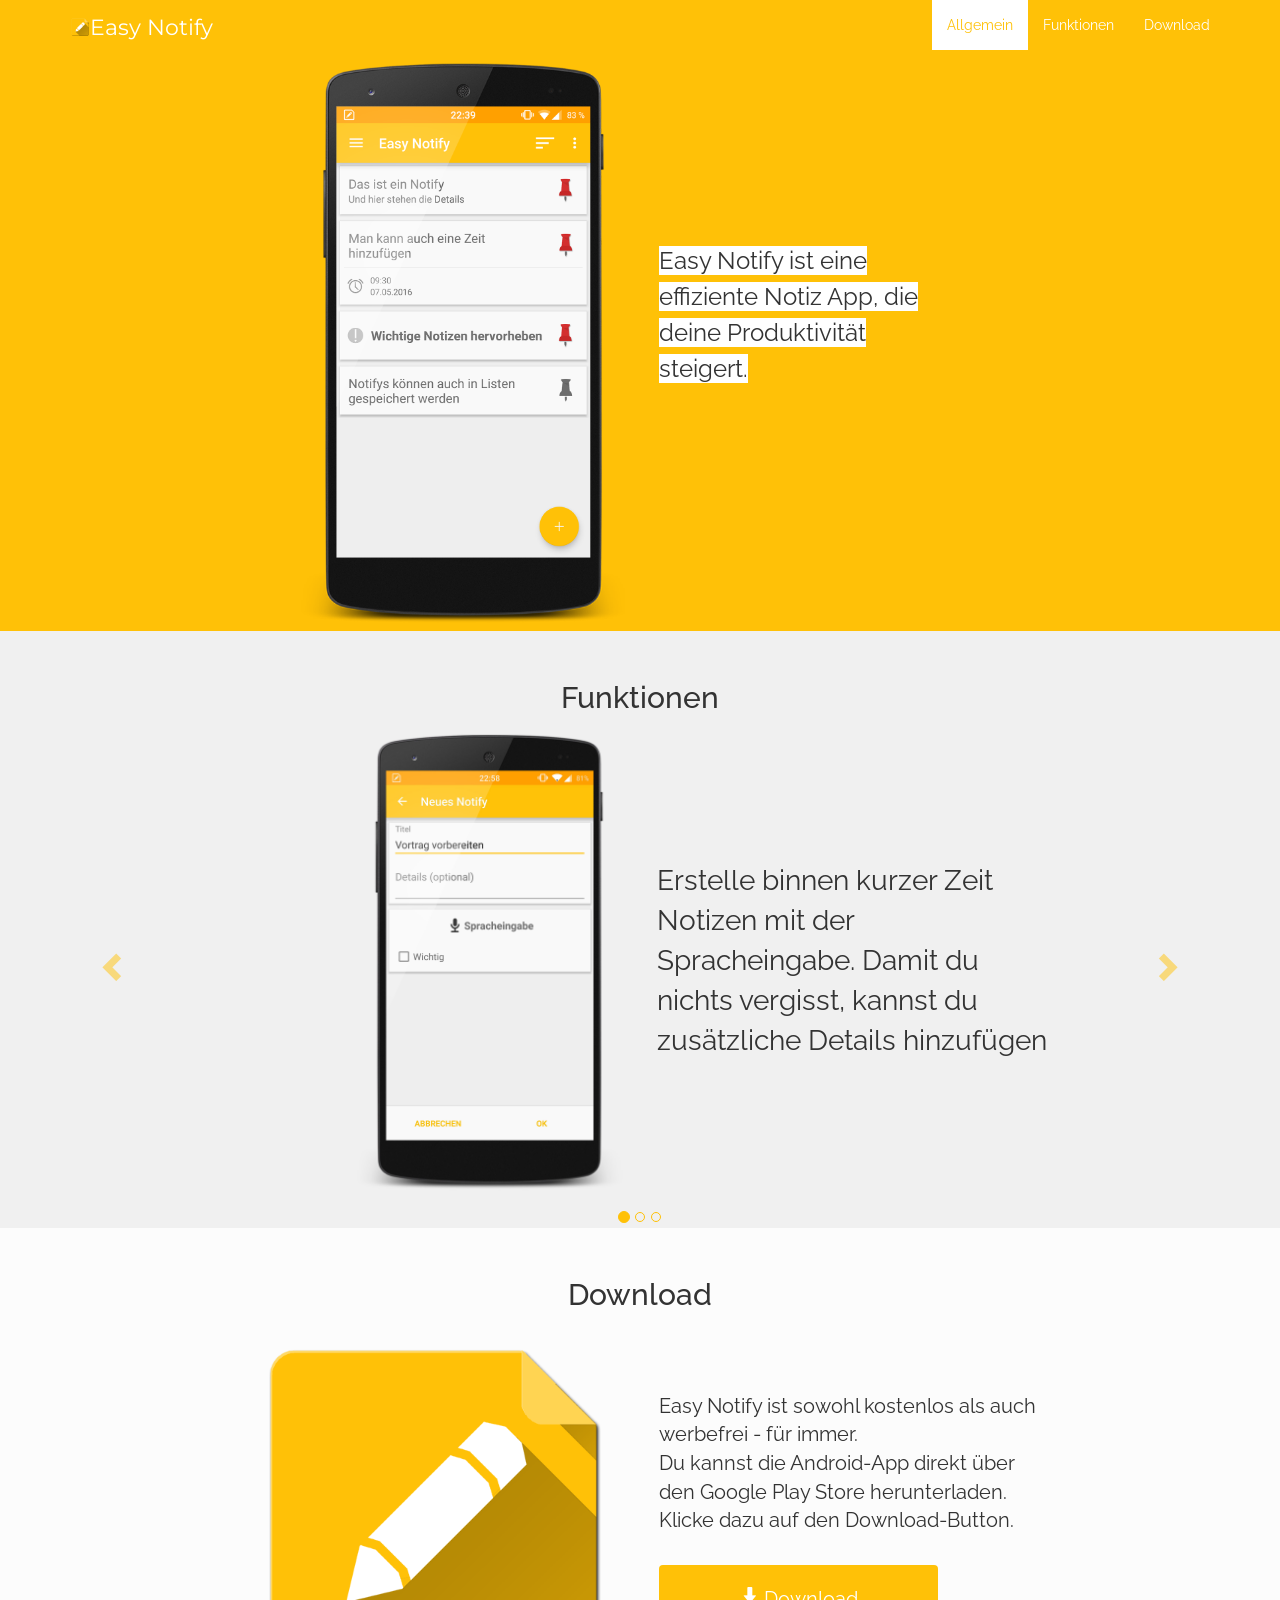
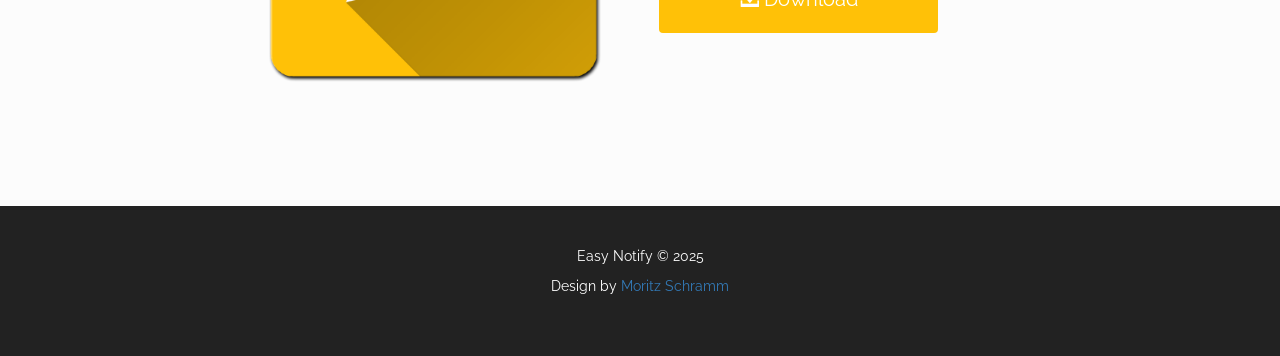
<file: index.html>
<!DOCTYPE html>
<html lang="de">
<head>
	<title>EasyNotify - Notiz App</title>
	<meta charset="utf-8">
	<meta name="description" content="Easy Notify ist eine effiziente Notiz App, die deine Produktivität steigert">
	<meta name="HandheldFriendly" content="true">
	<meta name="theme-color" content="#ffc107">
	<meta name="viewport" content="width=device-width, height=device-height, initial-scale=1">
	<link rel="stylesheet" href="https://maxcdn.bootstrapcdn.com/bootstrap/3.3.6/css/bootstrap.min.css">
	<link href="https://fonts.googleapis.com/css?family=Montserrat|Raleway" rel="stylesheet" type="text/css">
  <link rel="icon" href="/gfx/favicon.ico" type="image/vnd.microsoft.icon">
	<link href="/styles/main.min.css" rel="stylesheet" type="text/css">
	</head>
<body id="top" data-spy="scroll" data-target=".navbar" data-offset="60">

<nav id="nav" class="navbar navbar-default navbar-fixed-top">
	<div class="container">
		<div class="navbar-header">
			<button type="button" class="navbar-toggle" data-toggle="collapse" data-target="#myNavbar">
				<span class="icon-bar"></span>
				<span class="icon-bar"></span>
				<span class="icon-bar"></span>
			</button>
			<a class="navbar-brand" href="/#top"><span class="en-icon"></span>Easy Notify</a>
		</div>
		<div class="collapse navbar-collapse" id="myNavbar">
			<ul class="nav navbar-nav navbar-right">
				<li><a href="#general">Allgemein</a></li>
				<li><a href="#functions">Funktionen</a></li>
				<li><a href="#download">Download</a></li>
			</ul>
		</div>
	</div>
</nav>


<div id="general" class="container-fluid yellow-bg text-center-small">
	<div class="row">
		<div class="col-sm-6 vcenter text-right">
			<img alt="easynotify" src="/gfx/en_screen.png" id="splash_img" class="unselectable">
		</div>
		<div class="col-sm-3 vcenter">
			<div class="text1"><span style="background-color: #fff;">Easy Notify ist eine effiziente Notiz App, die deine Produktivität steigert.</span></div></div>
		<div class="sol-sm-3"></div>
	</div>
</div>

<div id="functions" class="container-fluid text-center">
	<h2 class="slideanim">Funktionen</h2>
	<div id="carousel" class="carousel slide text-center" date-ride="carousel">

		<ol class="carousel-indicators">
			<li data-target="#carousel" data-slide-to="0" class="active"></li>
			<li data-target="#carousel" data-slide-to="1"></li>
			<li data-target="#carousel" data-slide-to="2"></li>
		</ol>

		<div class="carousel-inner" role="listbox">
			<div class="item active">
				<div class="row">
					<div class="col-sm-4 vcenter text-right">
						<img alt="easynotify" src="/gfx/en_create.jpg" class="carousel-img unselectable">
					</div>
					<div class="col-sm-4 vcenter text-left text-center-small">
						<div><span class="carousel-text">Erstelle binnen kurzer Zeit Notizen mit der Spracheingabe. Damit du nichts vergisst, kannst du zusätzliche Details hinzufügen</span></div></div>
					<div class="sol-sm-4"></div>
				</div>
			</div>
			<div class="item">
				<div class="row">
					<div class="col-sm-4 vcenter text-right">
						<img alt="easynotify" src="/gfx/en_widget.jpg" class="carousel-img unselectable">
					</div>
					<div class="col-sm-4 vcenter text-left text-center-small">
						<div><span class="carousel-text">Durch das Widget hast du deine Notizen immer im Blick und kannst schnell neue erstellen.</span></div></div>
					<div class="sol-sm-4"></div>
				</div>
			</div>
			<div class="item">
				<div class="row">
					<div class="col-sm-4 vcenter text-right">
						<img alt="easynotify" src="/gfx/en_organize.jpg" class="carousel-img unselectable">
					</div>
					<div class="col-sm-4 vcenter text-left text-center-small">
						<div><span class="carousel-text">Organisiere deine Notizen in Listen und verliere so nie den Überblick.</span></div></div>
					<div class="sol-sm-4"></div>
				</div>
			</div>
		</div>

		<a class="left carousel-control" href="#carousel" role="button" data-slide="prev">
			<span class="glyphicon glyphicon-chevron-left" aria-hidden="true"></span>
			<span class="sr-only">Vorheriges</span>
		</a>
		<a class="right carousel-control" href="#carousel" role="button" data-slide="next">
			<span class="glyphicon glyphicon-chevron-right" aria-hidden="true"></span>
			<span class="sr-only">Nächstes</span>
		</a>
	</div>
</div>

<div id="download" class="container-fluid bg-white text-center-small">
	<h2 class="text-center slideanim">Download</h2>
	<div class="row slideanim">
		<div class="col-sm-6 text-right vcenter">
			<img alt="icon" src="/gfx/icon.png" id="download_icon" class="unselectable">
		</div>
		<div class="col-sm-4 text-left vcenter text-center-small">
			<span class="text-btn">Easy Notify ist sowohl kostenlos als auch werbefrei - für immer.<br>Du kannst die Android-App direkt über den Google Play Store herunterladen. Klicke dazu auf den Download-Button.</span><br>
			<a class="btn btn-custom" target="_blank" href="https://play.google.com/store/apps/details?id=com.kryxion.easynotify"><span class="glyphicon glyphicon-download-alt"></span> Download</a>
		</div>
		<div class="col-sm-2">
		</div>
	</div>
</div>


<footer class="footer">
	<div class="container">
		<p class="text-center">Easy Notify &copy; 2025</p>
		<p class="text-center">Design by <a href="https://moritz-schramm.com" target="_blank">Moritz Schramm</a></p>
	</div>
</footer>

<script src="https://ajax.googleapis.com/ajax/libs/jquery/1.12.0/jquery.min.js"></script>
<script src="https://maxcdn.bootstrapcdn.com/bootstrap/3.3.6/js/bootstrap.min.js"></script>
<script>
$(document).ready(function() {
    $('.nav a').on('click', function(){
        if($('.navbar-toggle').css('display') !='none'){
            $(".navbar-toggle").trigger( "click" );
        }
    });
});
</script>
<script>
$(document).ready(function() {

	$(".navbar a, footer a[href='#myPage']").on('click', function(event) {

	event.preventDefault();

	var hash = this.hash;

	$('html, body').animate({
		scrollTop: $(hash).offset().top
	}, 700, function() {
		window.location.hash = hash;
	});

	});
});
$(window).scroll(function() {
	$(".slideanim").each(function() {
		var pos = $(this).offset().top;

		var winTop = $(window).scrollTop();
		if(pos < winTop + 600) {
			$(this).addClass("slide");
		}
	});

	if($(window).scrollTop() < $("#functions").offset().top - 10) {
		$("#nav").removeClass("nav-add-shadow");
	} else {
		$("#nav").addClass("nav-add-shadow");
	}
});
</script>

</body>
</html>
</file>
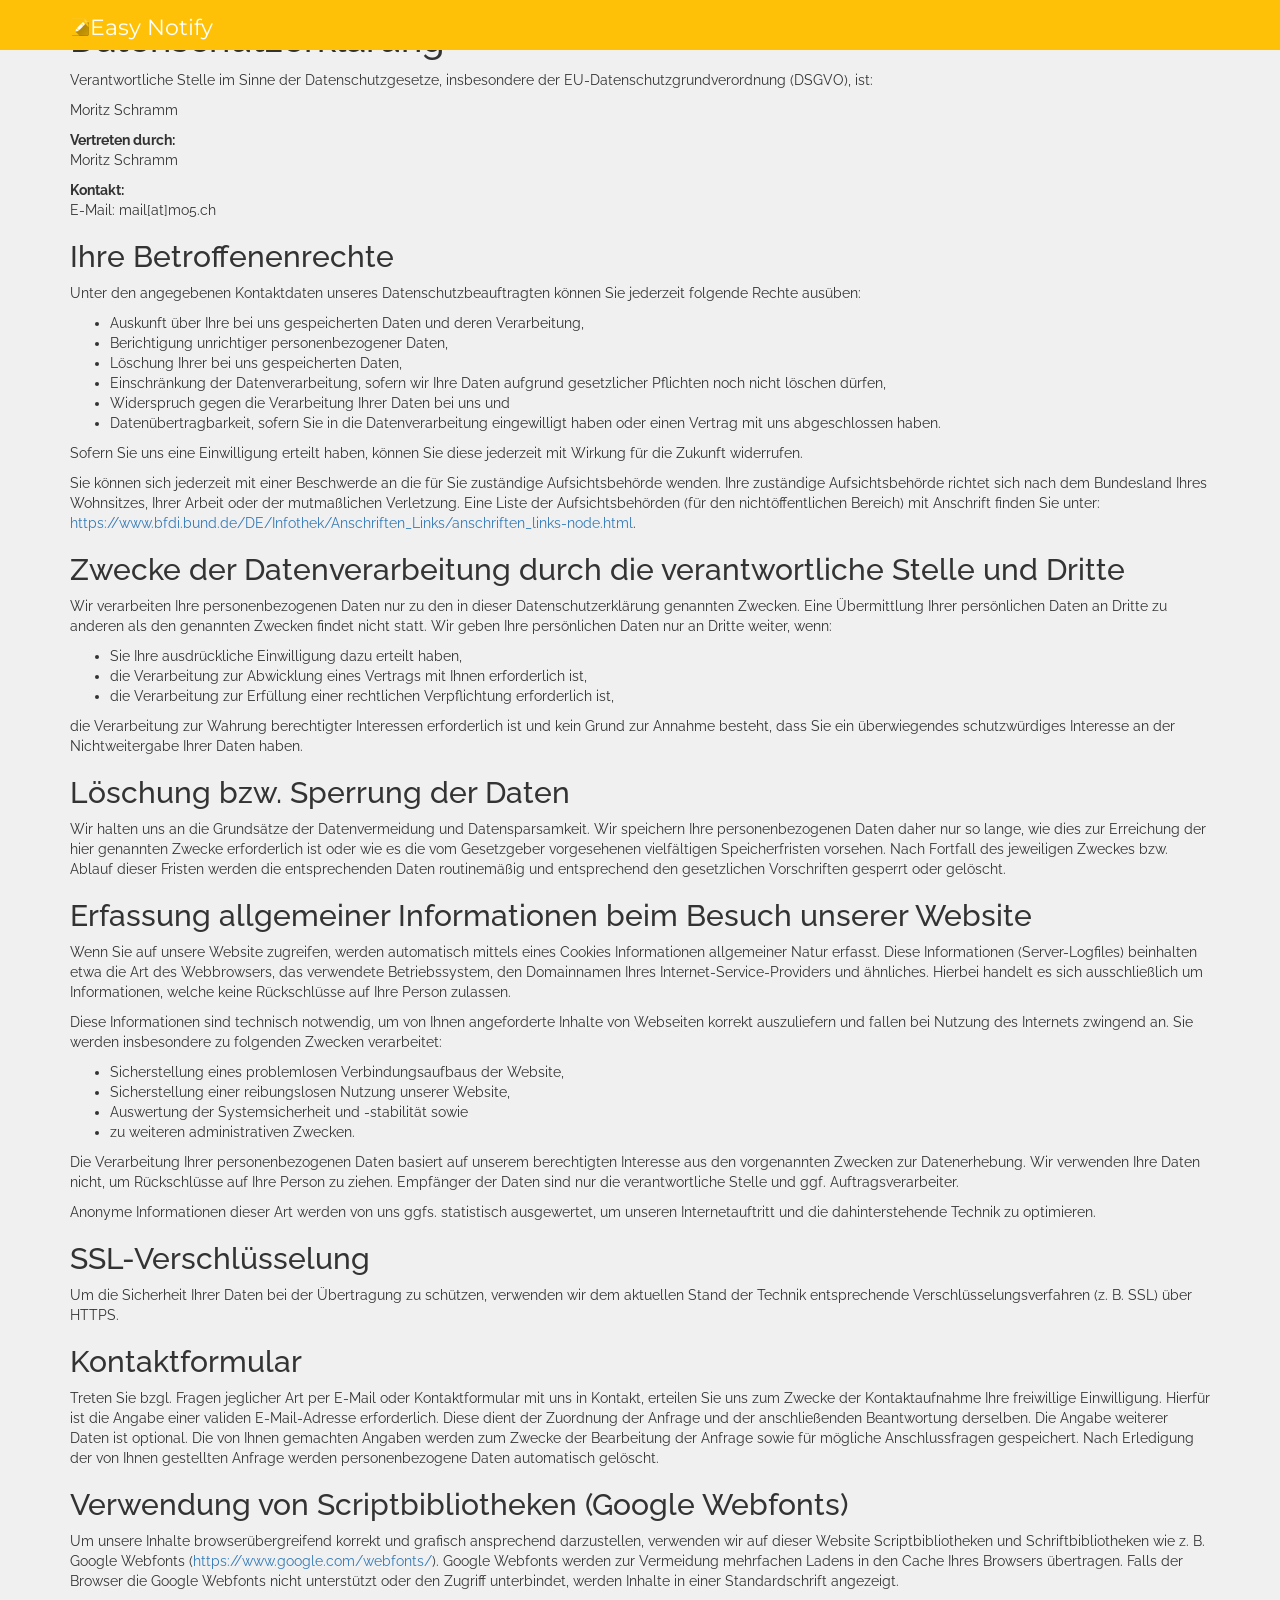
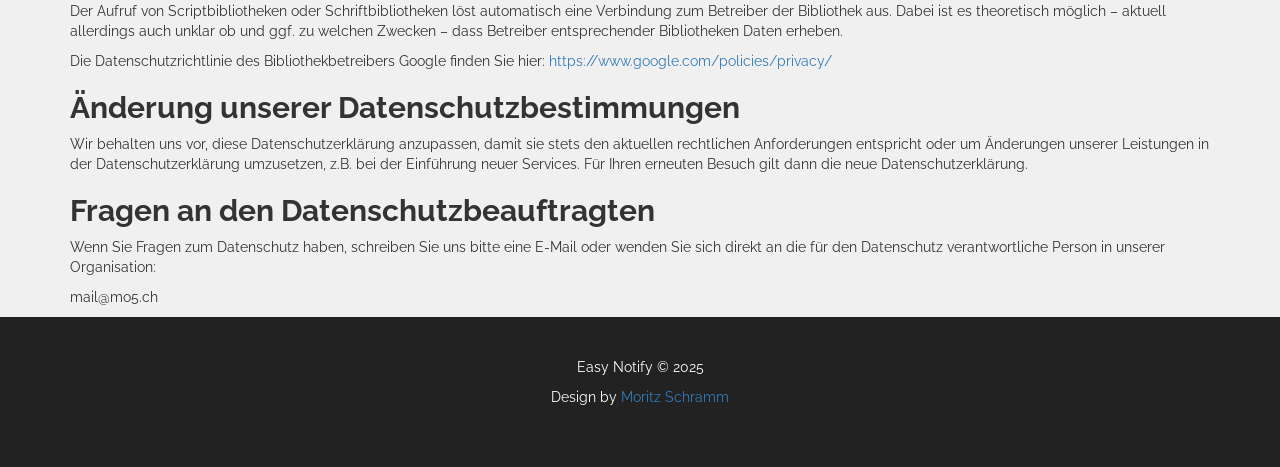
<file: privacy/index.html>
<!DOCTYPE html>
<html lang="de">
<head>
  <title>EasyNotify - Privacy Policy</title>
  <meta charset="utf-8">
  <meta name="description" content="Easy Notify ist eine effiziente Notiz App, die deine Produktivität steigert">
  <meta name="HandheldFriendly" content="true">
  <meta name="theme-color" content="#ffc107">
  <meta name="viewport" content="width=device-width, height=device-height, initial-scale=1">
  <link rel="stylesheet" href="https://maxcdn.bootstrapcdn.com/bootstrap/3.3.6/css/bootstrap.min.css">
  <link href="https://fonts.googleapis.com/css?family=Montserrat|Raleway" rel="stylesheet" type="text/css">
  <link rel="icon" href="/gfx/favicon.ico" type="image/vnd.microsoft.icon">
  <link href="/styles/main.min.css" rel="stylesheet" type="text/css">
  </head>
<body id="top" data-spy="scroll" data-target=".navbar" data-offset="60">

<nav id="nav" class="navbar navbar-default navbar-fixed-top">
  <div class="container">
    <div class="navbar-header">
      <button type="button" class="navbar-toggle" data-toggle="collapse" data-target="#myNavbar">
        <span class="icon-bar"></span>
        <span class="icon-bar"></span>
        <span class="icon-bar"></span>
      </button>
      <a class="navbar-brand" href="/#top"><span class="en-icon"></span>Easy Notify</a>
    </div>
  </div>
</nav>
<div class="container imp">
  <h1 class="impressum">Datenschutzerklärung</h1>
<p>Verantwortliche Stelle im Sinne der Datenschutzgesetze, insbesondere der EU-Datenschutzgrundverordnung (DSGVO), ist:</p>
<p>Moritz Schramm<br>
  </p><p> <strong>Vertreten durch: </strong><br>
  Moritz Schramm<br>
  </p><p><strong>Kontakt:</strong> <br>
  E-Mail: mail[at]mo5.ch</p>
<h2>Ihre Betroffenenrechte</h2>
<p>Unter den angegebenen Kontaktdaten unseres Datenschutzbeauftragten können Sie jederzeit folgende Rechte ausüben:</p>
<ul>
<li>Auskunft über Ihre bei uns gespeicherten Daten und deren Verarbeitung,</li>
<li>Berichtigung unrichtiger personenbezogener Daten,</li>
<li>Löschung Ihrer bei uns gespeicherten Daten,</li>
<li>Einschränkung der Datenverarbeitung, sofern wir Ihre Daten aufgrund gesetzlicher Pflichten noch nicht löschen dürfen,</li>
<li>Widerspruch gegen die Verarbeitung Ihrer Daten bei uns und</li>
<li>Datenübertragbarkeit, sofern Sie in die Datenverarbeitung eingewilligt haben oder einen Vertrag mit uns abgeschlossen haben.</li>
</ul>
<p>Sofern Sie uns eine Einwilligung erteilt haben, können Sie diese jederzeit mit Wirkung für die Zukunft widerrufen.</p>
<p>Sie können sich jederzeit mit einer Beschwerde an die für Sie zuständige Aufsichtsbehörde wenden. Ihre zuständige Aufsichtsbehörde richtet sich nach dem Bundesland Ihres Wohnsitzes, Ihrer Arbeit oder der mutmaßlichen Verletzung. Eine Liste der Aufsichtsbehörden (für den nichtöffentlichen Bereich) mit Anschrift finden Sie unter: <a href="https://www.bfdi.bund.de/DE/Infothek/Anschriften_Links/anschriften_links-node.html" target="_blank" rel="noopener">https://www.bfdi.bund.de/DE/Infothek/Anschriften_Links/anschriften_links-node.html</a>.</p>
<h2>Zwecke der Datenverarbeitung durch die verantwortliche Stelle und Dritte</h2>
<p>Wir verarbeiten Ihre personenbezogenen Daten nur zu den in dieser Datenschutzerklärung genannten Zwecken. Eine Übermittlung Ihrer persönlichen Daten an Dritte zu anderen als den genannten Zwecken findet nicht statt. Wir geben Ihre persönlichen Daten nur an Dritte weiter, wenn:</p>
<ul>
<li>Sie Ihre ausdrückliche Einwilligung dazu erteilt haben,</li>
<li>die Verarbeitung zur Abwicklung eines Vertrags mit Ihnen erforderlich ist,</li>
<li>die Verarbeitung zur Erfüllung einer rechtlichen Verpflichtung erforderlich ist,</li>
</ul>
<p>die Verarbeitung zur Wahrung berechtigter Interessen erforderlich ist und kein Grund zur Annahme besteht, dass Sie ein überwiegendes schutzwürdiges Interesse an der Nichtweitergabe Ihrer Daten haben.</p>
<h2>Löschung bzw. Sperrung der Daten</h2>
<p>Wir halten uns an die Grundsätze der Datenvermeidung und Datensparsamkeit. Wir speichern Ihre personenbezogenen Daten daher nur so lange, wie dies zur Erreichung der hier genannten Zwecke erforderlich ist oder wie es die vom Gesetzgeber vorgesehenen vielfältigen Speicherfristen vorsehen. Nach Fortfall des jeweiligen Zweckes bzw. Ablauf dieser Fristen werden die entsprechenden Daten routinemäßig und entsprechend den gesetzlichen Vorschriften gesperrt oder gelöscht.</p>
<h2>Erfassung allgemeiner Informationen beim Besuch unserer Website</h2>
<p>Wenn Sie auf unsere Website zugreifen, werden automatisch mittels eines Cookies Informationen allgemeiner Natur erfasst. Diese Informationen (Server-Logfiles) beinhalten etwa die Art des Webbrowsers, das verwendete Betriebssystem, den Domainnamen Ihres Internet-Service-Providers und ähnliches. Hierbei handelt es sich ausschließlich um Informationen, welche keine Rückschlüsse auf Ihre Person zulassen.</p>
<p>Diese Informationen sind technisch notwendig, um von Ihnen angeforderte Inhalte von Webseiten korrekt auszuliefern und fallen bei Nutzung des Internets zwingend an. Sie werden insbesondere zu folgenden Zwecken verarbeitet:</p>
<ul>
<li>Sicherstellung eines problemlosen Verbindungsaufbaus der Website,</li>
<li>Sicherstellung einer reibungslosen Nutzung unserer Website,</li>
<li>Auswertung der Systemsicherheit und -stabilität sowie</li>
<li>zu weiteren administrativen Zwecken.</li>
</ul>
<p>Die Verarbeitung Ihrer personenbezogenen Daten basiert auf unserem berechtigten Interesse aus den vorgenannten Zwecken zur Datenerhebung. Wir verwenden Ihre Daten nicht, um Rückschlüsse auf Ihre Person zu ziehen. Empfänger der Daten sind nur die verantwortliche Stelle und ggf. Auftragsverarbeiter.</p>
<p>Anonyme Informationen dieser Art werden von uns ggfs. statistisch ausgewertet, um unseren Internetauftritt und die dahinterstehende Technik zu optimieren.</p>
<h2>SSL-Verschlüsselung</h2>
<p>Um die Sicherheit Ihrer Daten bei der Übertragung zu schützen, verwenden wir dem aktuellen Stand der Technik entsprechende Verschlüsselungsverfahren (z. B. SSL) über HTTPS.</p>
<h2>Kontaktformular</h2>
<p>Treten Sie bzgl. Fragen jeglicher Art per E-Mail oder Kontaktformular mit uns in Kontakt, erteilen Sie uns zum Zwecke der Kontaktaufnahme Ihre freiwillige Einwilligung. Hierfür ist die Angabe einer validen E-Mail-Adresse erforderlich. Diese dient der Zuordnung der Anfrage und der anschließenden Beantwortung derselben. Die Angabe weiterer Daten ist optional. Die von Ihnen gemachten Angaben werden zum Zwecke der Bearbeitung der Anfrage sowie für mögliche Anschlussfragen gespeichert. Nach Erledigung der von Ihnen gestellten Anfrage werden personenbezogene Daten automatisch gelöscht.</p>
<h2>Verwendung von Scriptbibliotheken (Google Webfonts)</h2>
<p>Um unsere Inhalte browserübergreifend korrekt und grafisch ansprechend darzustellen, verwenden wir auf dieser Website Scriptbibliotheken und Schriftbibliotheken wie z. B. Google Webfonts (<a href="http://www.google.com/webfonts/" target="_blank" rel="noopener">https://www.google.com/webfonts/</a>). Google Webfonts werden zur Vermeidung mehrfachen Ladens in den Cache Ihres Browsers übertragen. Falls der Browser die Google Webfonts nicht unterstützt oder den Zugriff unterbindet, werden Inhalte in einer Standardschrift angezeigt.</p>
<p>Der Aufruf von Scriptbibliotheken oder Schriftbibliotheken löst automatisch eine Verbindung zum Betreiber der Bibliothek aus. Dabei ist es theoretisch möglich – aktuell allerdings auch unklar ob und ggf. zu welchen Zwecken – dass Betreiber entsprechender Bibliotheken Daten erheben.</p>
<p>Die Datenschutzrichtlinie des Bibliothekbetreibers Google finden Sie hier: <a href="https://www.google.com/policies/privacy/" target="_blank" rel="noopener">https://www.google.com/policies/privacy/</a></p>
<h2><strong>Änderung unserer Datenschutzbestimmungen</strong></h2>
<p>Wir behalten uns vor, diese Datenschutzerklärung anzupassen, damit sie stets den aktuellen rechtlichen Anforderungen entspricht oder um Änderungen unserer Leistungen in der Datenschutzerklärung umzusetzen, z.B. bei der Einführung neuer Services. Für Ihren erneuten Besuch gilt dann die neue Datenschutzerklärung.</p>
<h2><strong>Fragen an den Datenschutzbeauftragten</strong></h2>
<p>Wenn Sie Fragen zum Datenschutz haben, schreiben Sie uns bitte eine E-Mail oder wenden Sie sich direkt an die für den Datenschutz verantwortliche Person in unserer Organisation:</p>
<p>mail@mo5.ch</p>


</div>

<footer class="footer">
  <div class="container">
    <p class="text-center">Easy Notify &copy; 2025</p>
    <p class="text-center">Design by <a href="https://moritz-schramm.com" target="_blank">Moritz Schramm</a></p>
  </div>
</footer>

</body>
</html>
</file>
<file: styles/main.min.css>
html *{outline:0!important;font-family:Raleway}::selection{background-color:#ffc107}::-moz-selection{background-color:#ffc107}body{background-color:#f0f0f0}.slideanim{visibility:hidden}.slide{animation-name:slide;-webkit-animation-name:slide;animation-duration:1s;-webkit-animation-duration:1s;visibility:visible}@keyframes slide{0%{opacity:0;-webkit-transform:translateY(70%)}100%{opacity:1;-webkit-transform:translateY(0%)}}@-webkit-keyframes slide{0%{opacity:0;-webkit-transform:translateY(70%)}100%{opacity:1;-webkit-transform:translateY(0%)}}.en-icon{position:relative;top:2px;z-index:2;display:inline-block;width:20px;height:100%;background:url("../gfx/icon.png") no-repeat;background-size:contain}.navbar-toggle{background-color:transparent!important;border:0;transition:.2s}.navbar-toggle:focus,.navbar-toggle:hover,.navbar-toggle:active{background-color:transparent!important;box-shadow:inset 0 0 2px #444}.nav-add-shadow{box-shadow:0 0 5px #666;transition:.3s}.navbar-toggle:active{transition-delay:.1;box-shadow:inset 0 0 5px #222}.icon-bar{background-color:#fff!important}.navbar-brand{font-family:Montserrat;font-size:22px;color:#fff!important;transition:.3s}.navbar-brand:hover{color:#f9f9f9!important;text-shadow:0 0 2px #ffa000}.navbar{background-color:#ffc107;border:0;margin:0}.navbar li a{color:#fff!important;transition:.3s}.navbar-nav li a:hover,.navbar-nav li.active a{color:#ffc107!important;background-color:#fff!important}#splash_img{width:auto;height:45vw;min-height:460px}.yellow-bg{padding-top:55px;background-color:#ffc107}.vcenter{display:inline-block;vertical-align:middle;float:none}.text1{font-size:24px;height:200px;line-height:1.5em}.text1 span::selection{background-color:#ddd}.text1 span::-moz-selection{background-color:#ddd}.container-fluid h2{padding-top:30px}.carousel-control.right,.carousel-control.left{background-image:none;color:#ffc107;box-shadow:none}.carousel-indicators{bottom:-40px}.carousel-indicators li{border-color:#ffc107}.carousel-indicators li.active{background-color:#ffc107}.glyphicon-chevron-left,.glyphicon-chevron-right{text-shadow:0 0 0 transparent!important}.carousel-text{font-size:28px;color:#333}.carousel-img{width:auto;height:37vw;min-height:400px}#download_icon{width:30vw;height:auto;min-width:250px}.bg-white{margin-top:30px;padding-bottom:100px;background-color:#fcfcfc}.text-btn{font-size:20px}.btn-custom{font-size:20px;margin-top:30px;padding:20px 80px;color:#fff;background-color:#ffc107;border:0;transition:.2s}.btn-custom:hover,.btn-custom:active,.btn-custom:focus{color:#fff;background-color:#ffa000}@media screen and (max-width:1200px){.btn-custom{padding:15px 30px}}.bg-support{padding-top:20px;padding-bottom:80px}.submit{position:absolute;right:0;font-size:16px;background-color:#ffc107;color:#fff;transition:.2s}.submit:hover,.submit:active,.submit:focus{background-color:#ffa000;color:#fff}.footer{background-color:#222;color:#fff;padding-top:40px;padding-bottom:50px}.loader{position:absolute;left:50%;margin-left:-30px;border:8px solid #e3e3e3;border-top:8px solid #ffc107;border-radius:50%;width:60px;height:60px;animation:spin 1s linear infinite}@media screen and (max-width:768px){.loader{left:10px;margin-left:0}.text-center-small{text-align:center}}@keyframes spin{0%{transform:rotate(0deg)}100%{transform:rotate(360deg)}}.gone{display:none}.unselectable{pointer-events:none;user-select:none;-moz-user-select:none;-khtml-user-select:none;-webkit-user-select:none;-o-user-select:none}.lang-change{position:fixed;display:inline-block;background-color:#ffc107;left:-15px;bottom:50px;transform:rotate(90deg);padding:5px;border-top-right-radius:6px;border-top-left-radius:6px;text-decoration:none;color:#222!important;transition:.1s}.lang-change:hover,.lang-change:active,.lang-change:focus{text-decoration:none;color:#000!important;background-color:#ffa000}@media screen and (max-width:992px){.lang-change{font-size:13px;left:-11px}}@media screen and (max-width:768px){.lang-change{position:static;transform:none;text-align:center;font-size:14px;border-bottom-right-radius:6px;border-bottom-left-radius:6px;padding:10px}}
</file>
